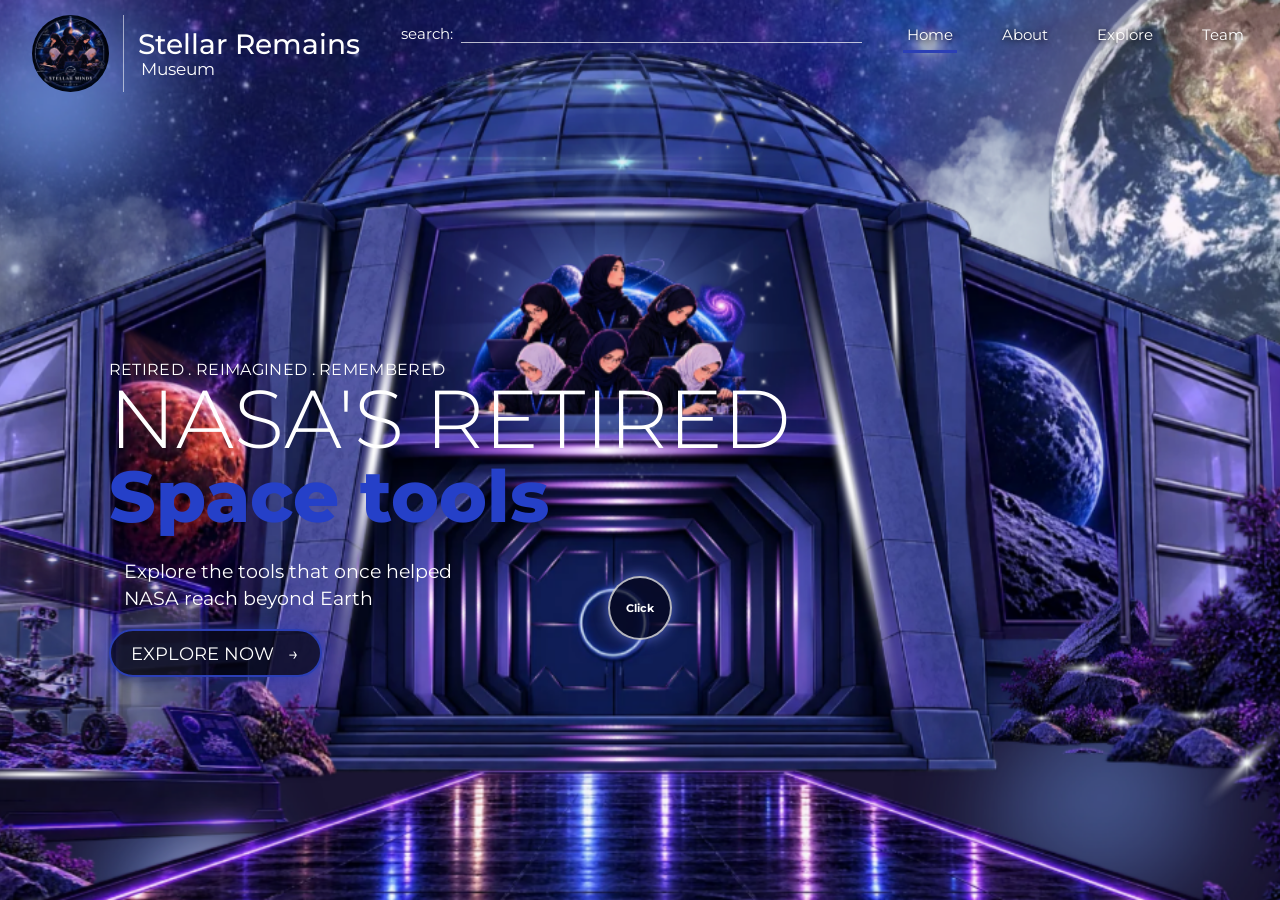
<file: index.html>
<!DOCTYPE html>
<html lang="en">
<head>
    <meta charset="UTF-8"/>
    <meta name="viewport" content="width=device-width, initial-scale=1.0"/>
    <title>Stellar Remains Museum - NASA's Retired Space Tools</title>
    <link rel="preconnect" href="https://fonts.googleapis.com"/>
    <link rel="preconnect" href="https://fonts.gstatic.com" crossorigin/>
    <link href="https://fonts.googleapis.com/css2?family=Cormorant+Garamond:wght@400;500;600;700&family=Cinzel:wght@400;600&family=Montserrat:wght@300;400;500;600;700;800&family=Orbitron:wght@600;700&display=swap" rel="stylesheet"/>
    <link rel="stylesheet" href="style.css"/>
</head>
<body>
    <main class="hero-stage">
        <img src="background.png" alt="Stellar Remains Museum" class="bg-image" id="bgImage"/>
        <div class="bg-vignette"></div>
        <header class="navbar">
            <a href="index.html" class="brand">
                <div class="brand-badge"><img src="badge.jpg" alt="Team Emblem" onerror="this.style.display='none'"/></div>
                <span class="brand-divider"></span>
                <div class="brand-text"><span class="brand-title">Stellar Remains</span><span class="brand-subtitle">Museum</span></div>
            </a>
        <form class="search-form" id="searchForm"><label for="searchInput">search:</label><input type="text" id="searchInput" autocomplete="off"/></form>
        <nav class="nav-links">
            <a href="index.html" class="nav-link active">Home</a>
            <a href="about.html" class="nav-link">About</a>
            <a href="journey.html" class="nav-link">Explore</a>
            <a href="team.html" class="nav-link">Team</a>
        </nav>
        </header>
        <section class="hero-content">
            <p class="eyebrow">RETIRED . REIMAGINED . REMEMBERED</p>
            <h1 class="main-headline">NASA'S RETIRED</h1>
            <h2 class="sun-headline">Space tools</h2>
            <p class="hero-description">Explore the tools that once helped <br/> NASA reach beyond Earth</p>
            <a href="journey.html" class="explore-btn" id="exploreBtn"><span>EXPLORE NOW</span><span class="arrow">&rarr;</span></a>
        </section>
        <a href="journey.html" class="portal-click-btn" id="portalBtn" aria-label="Enter Museum"><span>Click</span></a>
        </main>
    <script src="script.js"></script>
</body>
</html>
</file>
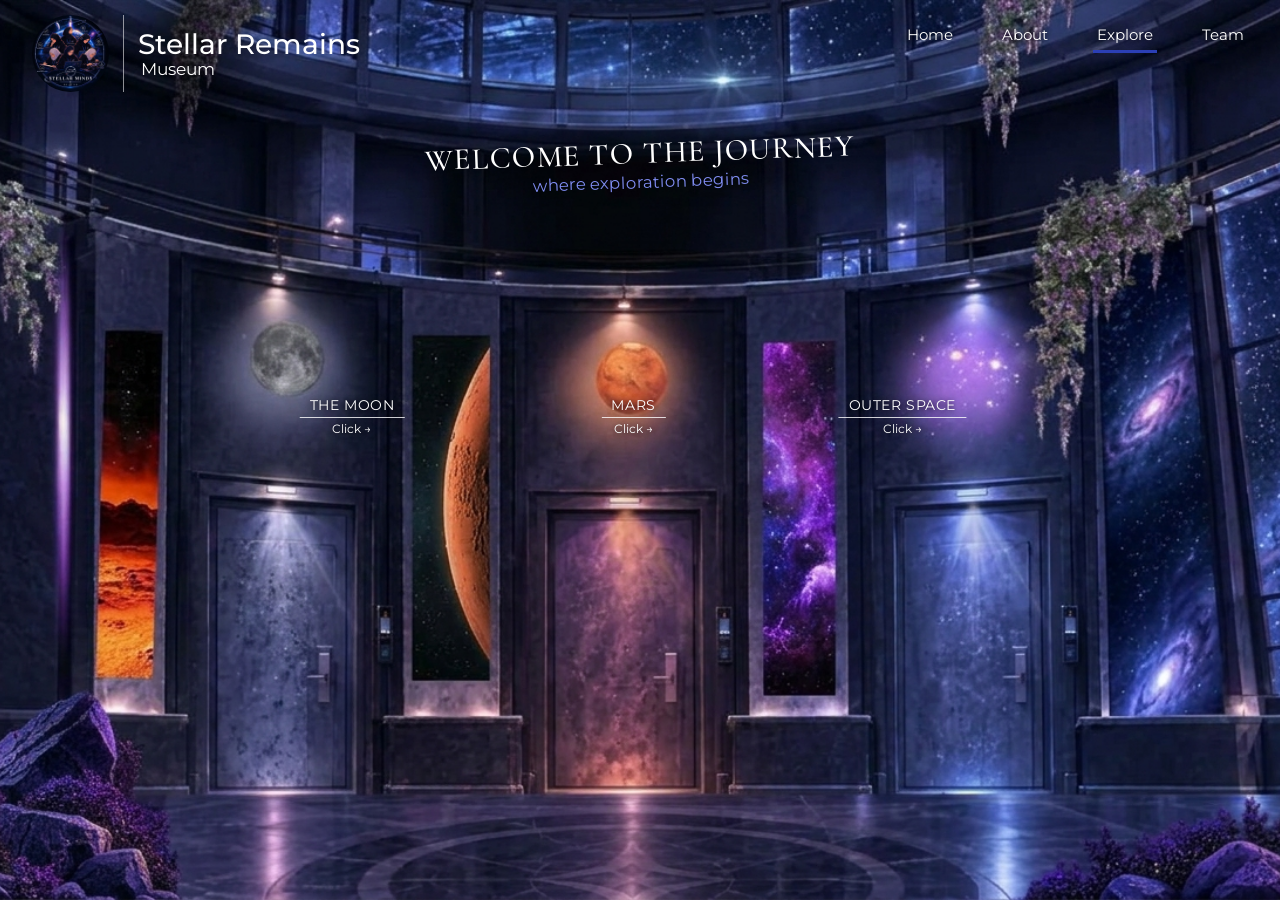
<file: journey.html>
<!DOCTYPE html>
<html lang="en">
<head>
    <meta charset="UTF-8"/>
    <meta name="viewport" content="width=device-width, initial-scale=1.0"/>
    <title>Stellar Remains Museum - Choose Your Journey</title>
    <link rel="preconnect" href="https://fonts.googleapis.com"/>
    <link rel="preconnect" href="https://fonts.gstatic.com" crossorigin/>
    <link href="https://fonts.googleapis.com/css2?family=Cormorant+Garamond:wght@400;500;600;700&family=Cinzel:wght@400;600&family=Montserrat:wght@300;400;500;600;700;800&family=Orbitron:wght@600;700&display=swap" rel="stylesheet"/>
    <link rel="stylesheet" href="style.css"/>
</head>
<body>
    <main class="journey-stage">
        <img src="journey-bg.jpg" alt="Museum Interior Doors" class="bg-image"/>
        <header class="navbar">
            <a href="index.html" class="brand">
                <div class="brand-badge"><img src="badge.jpg" alt="Team Emblem" onerror="this.style.display='none'"/></div>
                <span class="brand-divider"></span>
                <div class="brand-text"><span class="brand-title">Stellar Remains</span><span class="brand-subtitle">Museum</span></div>
            </a>
            <nav class="nav-links">
                <a href="index.html" class="nav-link">Home</a>
                <a href="about.html" class="nav-link">About</a>
                <a href="journey.html" class="nav-link active">Explore</a>
                <a href="team.html" class="nav-link">Team</a>
            </nav>
        </header>
        <div class="upper-banner"><h1 class="banner-title">WELCOME TO THE JOURNEY</h1><p class="banner-subtitle">where exploration begins</p></div>
        <div class="door-label door-moon"><span class="planet-name">THE MOON</span><a href="moon.html" class="door-click-btn">Click <span class="arrow">&rarr;</span></a></div>
        <div class="door-label door-mars"><span class="planet-name">MARS</span><a href="mars.html" class="door-click-btn">Click <span class="arrow">&rarr;</span></a></div>
        <div class="door-label door-space"><span class="planet-name">OUTER SPACE</span><a href="space.html" class="door-click-btn">Click <span class="arrow">&rarr;</span></a></div>
        
    </main>
<script src="script.js"></script>
</body>
</html>
</file>
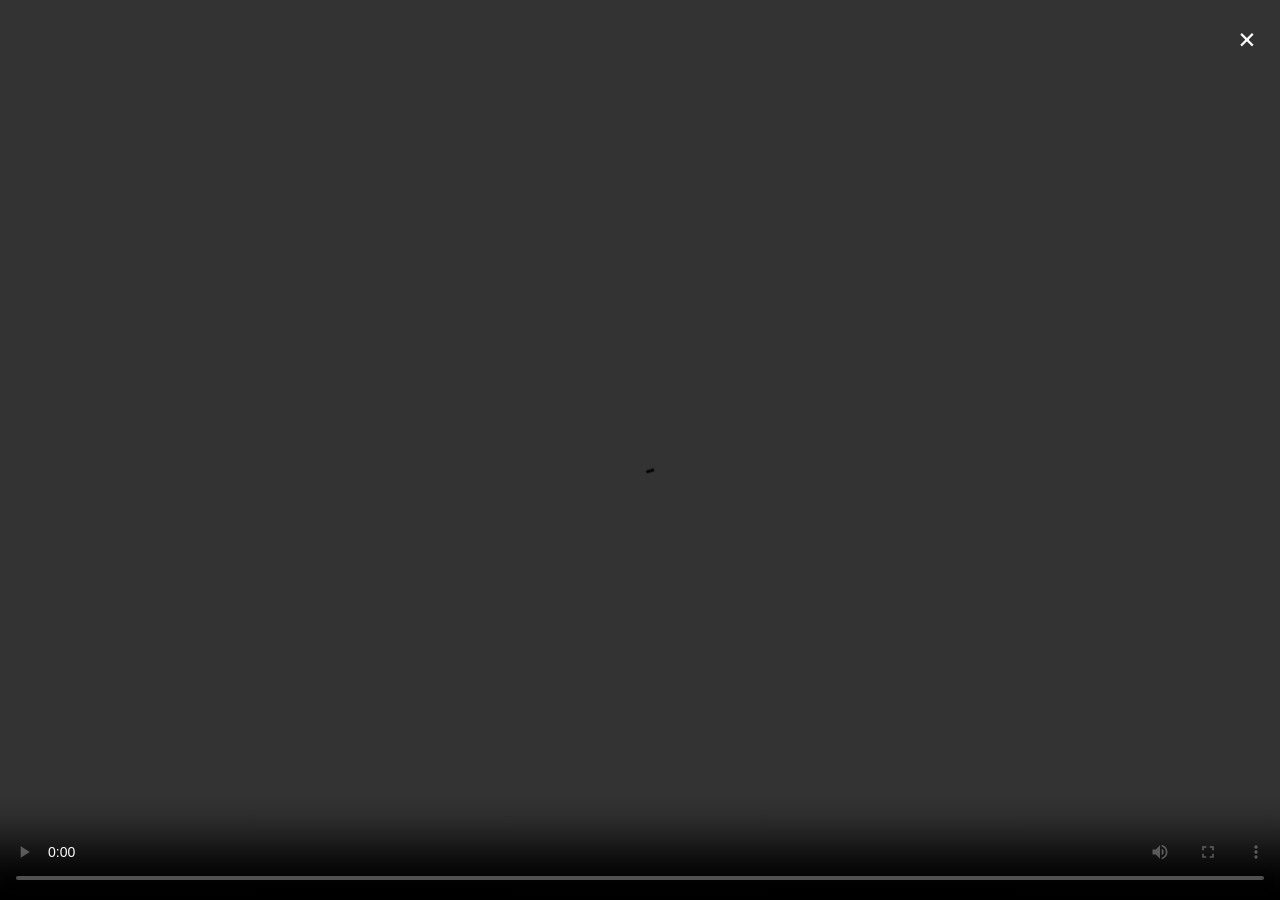
<file: video.html>
<!DOCTYPE html>
<html lang="en">
<head>
    <meta charset="UTF-8"/>
    <meta name="viewport" content="width=device-width, initial-scale=1.0"/>
    <title>Stellar Remains Museum - Video Player</title>
    <link rel="preconnect" href="https://fonts.googleapis.com"/>
    <link rel="preconnect" href="https://fonts.gstatic.com" crossorigin/>
    <link href="https://fonts.googleapis.com/css2?family=Cinzel:wght@400;600&family=Montserrat:wght@300;400;500;600;700;800&family=Orbitron:wght@600;700&display=swap" rel="stylesheet"/>
    <link rel="stylesheet" href="style.css"/>
</head>
<body class="video-page-body">
    <a href="artifact.html" class="video-close-btn" id="videoCloseBtn" aria-label="Close video">&times;</a>
    <div class="video-fullscreen-container">
        <video controls autoplay class="fullscreen-video" id="artifactVideoPlayer"><source src="" type="video/mp4"/>Your browser does not support the video tag.</video>
    </div>
<script src="script.js"></script>
</body>
</html>
</file>
<file: style.css>
*{box-sizing:border-box;
  margin:0;
  padding:0
}
html,body{
  min-height:100%
}
body{background:#05050a;
  color:#fff;
  font-family:'Montserrat','Segoe UI',sans-serif;overflow-x:hidden
}
a{
  color:inherit
}
[hidden]{
  display:none!important
}
:root{--serif:'Cormorant Garamond','Cinzel',serif;
  --blue:#2b3fb5
}


.hero-stage,.journey-stage,.about-stage,.mars-stage{position:relative;
  width:100%;
  height:100vh;
  min-height:540px;
  overflow:hidden
}


.artifact-stage{position:relative;
  width:100%;
  min-height:100vh;
  overflow:hidden}
.bg-image{position:absolute;
  inset:0;
  width:100%;
  height:100%;
  object-fit:cover;
  z-index:0
}

.bg-overlay,.bg-overlay-deep,.bg-vignette{position:absolute;
  inset:0;
  z-index:1;
  pointer-events:none
}

.bg-overlay{
  background:rgba(0,0,0,.05)
}

.bg-overlay-deep{
  background:rgba(0,0,0,.65)
}


.navbar,.mars-header{
  position:relative;
  z-index:10;
  display:flex;
  justify-content:space-between;
  align-items:flex-start;
  gap:20px;
  padding:1.2vw 2.5vw
}

.navbar.nav-only{
  justify-content:flex-end
}


.brand,.header-left{
  display:flex;
  align-items:center;
  gap:14px;
  text-decoration:none
}

.brand-badge img{width:clamp(52px,6vw,96px);
  height:clamp(52px,6vw,96px);
  border-radius:50%;
  object-fit:cover;
  display:block
}

.brand-divider,.header-divider{
  width:1px;
  align-self:stretch;
  min-height:56px;
  background:rgba(255,255,255,.55)
}

.brand-text{
  display:flex;
  flex-direction:column;
  line-height:1.15
}

.brand-title{
  font-size:clamp(1.2rem,2.2vw,2.1rem);
  font-weight:500
}


.brand-subtitle{
  font-size:clamp(.9rem,1.3vw,1.3rem);
  padding-left:.2em
}

.nav-links{
  display:flex;
  gap:clamp(18px,3.2vw,56px);
  margin-top:.6vw
}

.nav-link{
  text-decoration:none;
  color:#fff;
  font-size:clamp(.85rem,1.2vw,1.2rem);
  padding:2px 4px 6px;
  border-bottom:3px solid transparent;
  text-shadow:0 1px 6px #000
}

.nav-link.active{
  border-bottom-color:var(--blue)

}

.nav-link:hover{
  border-bottom-color:#fff

}


.search-form{flex:1;
  max-width:36vw;
  display:flex;
  align-items:center;
  gap:8px;font-size:.95rem;
  margin-top:.6vw
}

.search-form input{flex:1;
  background:none;
  border:none;
  border-bottom:1px solid rgba(255,255,255,.7);
  color:#fff;
  padding:2px 4px;
  outline:none
}


.museum-heading .main-title{font-family:var(--serif);
  font-weight:500;
  font-size:clamp(1.3rem,2.9vw,2.9rem);
  letter-spacing:.02em;
  line-height:1.05
}

.museum-heading .sub-title{font-weight:500;
  font-size:clamp(1rem,1.9vw,1.9rem);
  letter-spacing:.03em;
  margin-top:.3em
}

.title-underline{width:100%;
  height:1px;
  background:rgba(255,255,255,.8);
  margin:.6em 0
}

.tagline{
  font-size:clamp(.85rem,1.4vw,1.4rem)
}


.theme-mars .museum-heading{
  transform:rotate(2.2deg);
  transform-origin:left top
}

.mars-header .nav-links{
  margin-top:.6vw
}



.hero-content{
  position:absolute;
  z-index:10;
  left:8.5%;
  top:40%
}

.eyebrow{font-size:clamp(.7rem,1.25vw,1.2rem);
  letter-spacing:.02em
}

.main-headline{font-weight:300;
  font-size:clamp(2.2rem,6.4vw,6.2rem);
  line-height:1;
  white-space:nowrap
}

.sun-headline{font-weight:800;
  color:#2540c8;
  font-size:clamp(2rem,5.6vw,5.4rem);
  line-height:1;
  margin-bottom:.35em
}


.hero-description{font-size:clamp(.85rem,1.5vw,1.5rem);
  line-height:1.4;
  padding-left:1.2vw;
  margin-bottom:1.4vw
}


.explore-btn{display:inline-flex;
  align-items:center;
  gap:14px;
  padding:.9vw 1.6vw;
  border-radius:40px;
  background:rgba(5,5,20,.75);
  border:2px solid #2b3fb5;
  color:#fff;
  text-decoration:none;
  font-size:clamp(.8rem,1.4vw,1.4rem);
  box-shadow:0 0 14px rgba(43,63,181,.7);
  transition:.3s
}

.explore-btn:hover{
  background:#2b3fb5
}


.portal-click-btn{
  position:absolute;
  z-index:20;
  left:47.5%;
  top:64%;
  width:clamp(44px,5vw,64px);
  height:clamp(44px,5vw,64px);
  border-radius:50%;
  display:flex;
  align-items:center;
  justify-content:center;
  background:rgba(5,5,25,.7);
  border:2px solid rgba(255,255,255,.7);
  font-size:.7rem;
  font-weight:700;
  text-decoration:none;
  box-shadow:0 0 14px rgba(120,140,255,.7)
}



.upper-banner{
  position:absolute;
  z-index:10;
  top:15%;
  left:50%;
  transform:translateX(-50%) rotate(-2deg);
  text-align:center;
  width:40%
}

.banner-title{
  font-family:var(--serif);
  font-weight:500;
  font-size:clamp(1.1rem,2.4vw,2.4rem);
  letter-spacing:.03em
}

.banner-subtitle{color:#7f8cf0;
  font-size:clamp(.8rem,1.3vw,1.3rem)
}

.door-label{position:absolute;
  z-index:20;
  top:44%;
  transform:translateX(-50%);
  display:flex;
  flex-direction:column;
  align-items:center;
  gap:3px;
  font-size:clamp(.65rem,1.1vw,1.1rem);
  text-shadow:0 1px 6px #000
}

.door-moon{
  left:27.5%
}
.door-mars{
  left:49.5%
}
.door-space{
  left:70.5%
}

.planet-name{
  border-bottom:1px solid rgba(255,255,255,.8);
  padding:0 10px 3px;
  letter-spacing:.04em
}

.door-click-btn{
  text-decoration:none;
  font-size:.85em
}

.door-click-btn:hover{
  color:#8fa0ff
}


.about-container{
  position:absolute;
  z-index:10;
  inset:0
}

.about-left{position:absolute;
  left:5.5%;
  top:50%;
  transform:translateY(-50%)
}

.about-huge-title{
  font-family:var(--serif);
  font-weight:500;
  font-size:clamp(3rem,9.5vw,9.5rem);
  line-height:1
}

.about-right-box{
  position:absolute;
  left:37%;
  right:2%;
  top:14%;
  bottom:4%;
  background:rgba(20,35,110,.55);
  padding:2.5vw 3vw;
  overflow-y:auto;
  display:flex;
  align-items:center
}

.about-paragraph{
  text-align:center;
  line-height:1.55;
  font-size:clamp(.8rem,1.5vw,1.55rem)
}



.plaque{
  position:absolute;
  z-index:20;
  transform:translate(-50%,-50%);
  display:flex;
  align-items:center;
  justify-content:center;
  gap:1.2vw;
  padding:.6vw 1.4vw;
  background:rgba(40,22,12,.6);
  min-width:17vw
}


.plaque-text{
  display:flex;
  flex-direction:column;
  line-height:1.05;
  text-align:left
}

.rover-name{
  font-family:var(--serif);
  font-weight:500;
  font-size:clamp(1rem,2.1vw,2.1rem)
}

.rover-type{
  font-family:var(--serif);
  font-size:clamp(.85rem,1.5vw,1.5rem)
}

.circle-arrow-btn{
  flex:0 0 auto;
  width:clamp(32px,3.4vw,66px);
  height:clamp(32px,3.4vw,66px);
  border-radius:50%;
  border:2px solid #fff;
  display:flex;
  justify-content:center;
  align-items:center;
  color:#fff;
  text-decoration:none;
  font-size:clamp(.9rem,1.8vw,1.8rem);
  transition:.25s
}


.circle-arrow-btn:hover{
  background:#fff;
  color:#05050a;
  transform:scale(1.1)
}

.theme-space .plaque{
  background:rgba(14,14,26,.88)
}

.theme-moon .plaque{
  background:rgba(40,45,120,.6)
}

.theme-moon .rover-name{
  font-size:clamp(.8rem,1.5vw,1.5rem);
  text-align:center
}

.pg-space2 .plaque{
  background:rgba(30,35,100,.6)
}


.pg-mars1 .plaque-1{
  left:23%;
  top:73%
}
.pg-mars1 .plaque-2{
  left:52.5%;
  top:73.5%
}
.pg-mars1 .plaque-3{
  left:76%;
  top:73.5%
}

.pg-mars2 .plaque-1{
  left:23%;
  top:77%;
  min-width:0
}

.pg-mars2 .plaque-2{
  left:47%;
  top:76%;
  min-width:0
}

.pg-mars2 .plaque-3{
  left:65.5%;
  top:75.5%;
  min-width:0
}
.pg-mars2 .plaque-4{
  left:80%;
  top:75%;
  min-width:0
}


.pg-space1 .plaque-1{
  left:26%;
  top:75%
}

.pg-space1 .plaque-2{
  left:50%;
  top:74.5%
}
.pg-space1 .plaque-3{
  left:71%;
  top:74%
}
.pg-space2 .plaque-1{
  left:23.5%;
  top:74%
}
.pg-space2 .plaque-2{
  left:49%;
  top:73.5%
}
.pg-space2 .plaque-3{
  left:69%;
  top:74%
}

.pg-moon1 .plaque-1,.pg-moon2 .plaque-1{
  left:22%;
  top:77%
}
.pg-moon1 .plaque-2,.pg-moon2 .plaque-2{
  left:51%;
  top:77%
}

.pg-moon1 .plaque-3,.pg-moon2 .plaque-3{
  left:80%;
  top:77%
}


.pg-moon1 .plaque,.pg-moon2 .plaque{
  min-width:0;
  width:27vw
}

.side-next-btn,.side-prev-btn{
  position:absolute;
  z-index:20;
  top:51%;
  transform:translateY(-50%);
  width:clamp(40px,5.4vw,100px);
  height:clamp(40px,5.4vw,100px);
  border-radius:50%;
  display:flex;
  align-items:center;
  justify-content:center;
  border:3px solid #fff;
  color:#fff;
  text-decoration:none;
  font-size:clamp(1.2rem,3vw,3rem);
  transition:.25s
}

.side-next-btn{
  right:2.5%
}.side-prev-btn{
  left:2.5%
}
.side-next-btn:hover,.side-prev-btn:hover{
  background:rgba(255,255,255,.9);
  color:#05050a
}


.theme-mars{--pop:#7a3a14;
  --cell:rgba(190,140,115,.55)
}

.theme-space{--pop:#3b34a0;
  --cell:rgba(130,120,215,.6)
}

.theme-moon{--pop:#37439a;
  --cell:rgba(120,135,215,.55)
}

.detailed-plaque-overlay{
  position:absolute;
  z-index:40;
  left:14%;
  right:2.5%;
  bottom:4%;
  pointer-events:none
}


.detailed-plaque-content{
  position:relative;
  pointer-events:auto;
  display:flex;
  gap:.6vw;
  background:var(--pop);
  padding:.6vw;
  box-shadow:0 8px 30px rgba(0,0,0,.6)
}


.close-plaque{
  position:absolute;
  top:-16px;
  right:-10px;
  width:32px;
  height:32px;
  border-radius:50%;
  background:#000;
  border:1px solid #fff;
  color:#fff;
  font-size:1.3rem;
  cursor:pointer;
  line-height:1
}


.detailed-item{
  flex:1;
  min-width:0;
  display:flex;
  flex-direction:column;
  align-items:center;
  justify-content:center;
  gap:.4vw;
  padding:.8vw;
  background:var(--cell);
  text-decoration:none;
  font-family:var(--serif);
  min-height:11vw
}


.detailed-item.active{
  flex:1.6;
  flex-direction:row;
  gap:.8vw;
  justify-content:flex-start;
  background:none;
  padding:.3vw
}


.small-rover-img{
  width:38%;
  aspect-ratio:1/1;
  object-fit:cover
}


.detailed-text{
  display:flex;
  flex-direction:column
}


.rover-name-detailed{
  font-size:clamp(.9rem,2.1vw,2.2rem);
  line-height:1.05
}

.rover-type-detailed{
  font-size:clamp(.7rem,1.1vw,1.1rem);
  opacity:.8
}

.item-title{font-size:clamp(1rem,2.3vw,2.4rem)}

.circle-arrow-small{width:clamp(30px,3.6vw,60px);
  height:clamp(30px,3.6vw,60px);
  border-radius:50%;
  border:2px solid #fff;
  display:flex;
  align-items:center;
  justify-content:center;
  font-size:clamp(.9rem,1.6vw,1.6rem)
}

.detailed-btn:hover{
  background:rgba(255,255,255,.35)
}


.artifact-container{
  position:relative;
  z-index:10;
  max-width:1100px;
  margin:0 auto;
  padding:20px
}

.artifact-top-bar{
  display:flex;
  align-items:center;
  justify-content:space-between;
  gap:16px;
  flex-wrap:wrap;
  margin-bottom:20px
}


.artifact-category{
  font-size:.8rem;
  letter-spacing:3px;
  color:#00d2ff
}

.artifact-main-title{
  font-family:'Cinzel',serif;
  font-size:clamp(1.5rem,4vw,2.4rem)
}


.back-hall-btn{
  background:rgba(255,255,255,.1);
  border:1px solid rgba(255,255,255,.3);
  color:#fff;
  padding:8px 18px;
  border-radius:6px;
  cursor:pointer;
  transition:.3s
}

.back-hall-btn:hover{
  background:#fff;
  color:#05050a
}

.artifact-tabs{
  display:flex;
  gap:12px;
  flex-wrap:wrap;
  margin-bottom:20px;
  border-bottom:1px solid rgba(255,255,255,.15);
  padding-bottom:14px
}

.tab-btn{background:rgba(255,255,255,.05);
  border:1px solid rgba(255,255,255,.2);
  color:#a4b0be;
  padding:10px 20px;
  border-radius:6px;
  cursor:pointer;
  transition:.3s;
  font-family:inherit
}

.tab-btn.active,.tab-btn:hover{
  background:#00d2ff;
  border-color:#00d2ff;
  color:#05050a;
  font-weight:700
}

.tab-panel{
  background:rgba(15,15,30,.65);
  border:1px solid rgba(255,255,255,.12);
  border-radius:10px;
  padding:25px;
  backdrop-filter:blur(8px)
}

.panel-heading{
  font-size:1.3rem;
  margin-bottom:15px;
  padding-bottom:8px;
  border-bottom:1px solid rgba(255,255,255,.15)
}

.story-layout{
  display:grid;
  grid-template-columns:1fr 1.4fr;
  gap:24px
}

.artifact-showcase-img{
  width:100%;
  border-radius:10px;
  object-fit:cover
}

.media-frame,.model-viewer-wrapper model-viewer{
  width:100%;
  border-radius:8px;
  background:#000
}

.media-frame{
  max-height:500px
}

model-viewer{
  height:500px
}

.videos-grid{
  display:grid;
  grid-template-columns:repeat(auto-fill,minmax(260px,1fr));
  gap:15px
}

.video-card-item{
  background:rgba(255,255,255,.05);
  border:1px solid rgba(255,255,255,.12);
  padding:15px;
  border-radius:8px;
  display:flex;
  flex-direction:column;
  gap:10px
}

.watch-link{
  color:#00d2ff;
  text-decoration:none;
  font-weight:700
}

.watch-link:hover{
  color:#fff;
  text-decoration:underline
}

.info-text-container h3{
  color:#00d2ff;
  margin:10px 0 8px
}

.info-text-container p{
  line-height:1.7;
  margin-bottom:14px;
  color:#dcdde1
}


.video-page-body{
  background:#000
}

.video-fullscreen-container{
  width:100vw;
  height:100vh;
  display:flex;
  align-items:center;
  justify-content:center
}

.fullscreen-video{
  width:100%;
  height:100%;
  object-fit:contain
}

.video-close-btn{
  position:fixed;
  top:16px;
  right:22px;
  z-index:50;
  font-size:2.4rem;
  text-decoration:none;
  color:#fff
}

.info-panel{
  position:absolute;
  z-index:10;
  width:26%;
  padding:1.2vw;
  text-align:center;
  background:rgba(120,90,200,.28);
  border:1px solid rgba(255,255,255,.3);
  backdrop-filter:blur(3px)
}

.member-name{
  font-family:var(--serif);
  font-weight:500;
  font-size:clamp(1.6rem,4.4vw,4.4rem);
  line-height:1
}

.member-role{
  font-size:clamp(.75rem,1.9vw,1.9rem);
  line-height:1.3
}

.panel-noura{
  left:4.3%;
  top:17%
}.panel-menna{
  left:37%;
  top:4.6%
}.panel-shrouq{
  left:69.3%;
  top:29%
}.panel-reem{
  left:4.2%;
  top:66%
}.panel-lujain{
  left:70%;
  top:65%
}
.team-body .navbar{
  z-index:11
}


@media(max-width:760px){
  .hero-stage,.journey-stage,.about-stage,.mars-stage{
    min-height:620px
  }

  .nav-links{
    gap:12px
  }

  .story-layout{
    grid-template-columns:1fr
  }

  .detailed-plaque-overlay{
    left:2%;
    right:2%
  }
  
  .detailed-plaque-content{
    flex-wrap:wrap
  }

  .detailed-item{
    flex:1 1 40%;
    min-height:90px
  }

  .about-right-box{
    left:4%;
    top:30%
  }

  .about-left{
    top:18%
  }

  .info-panel{
    width:44%
  }
}
</file>
